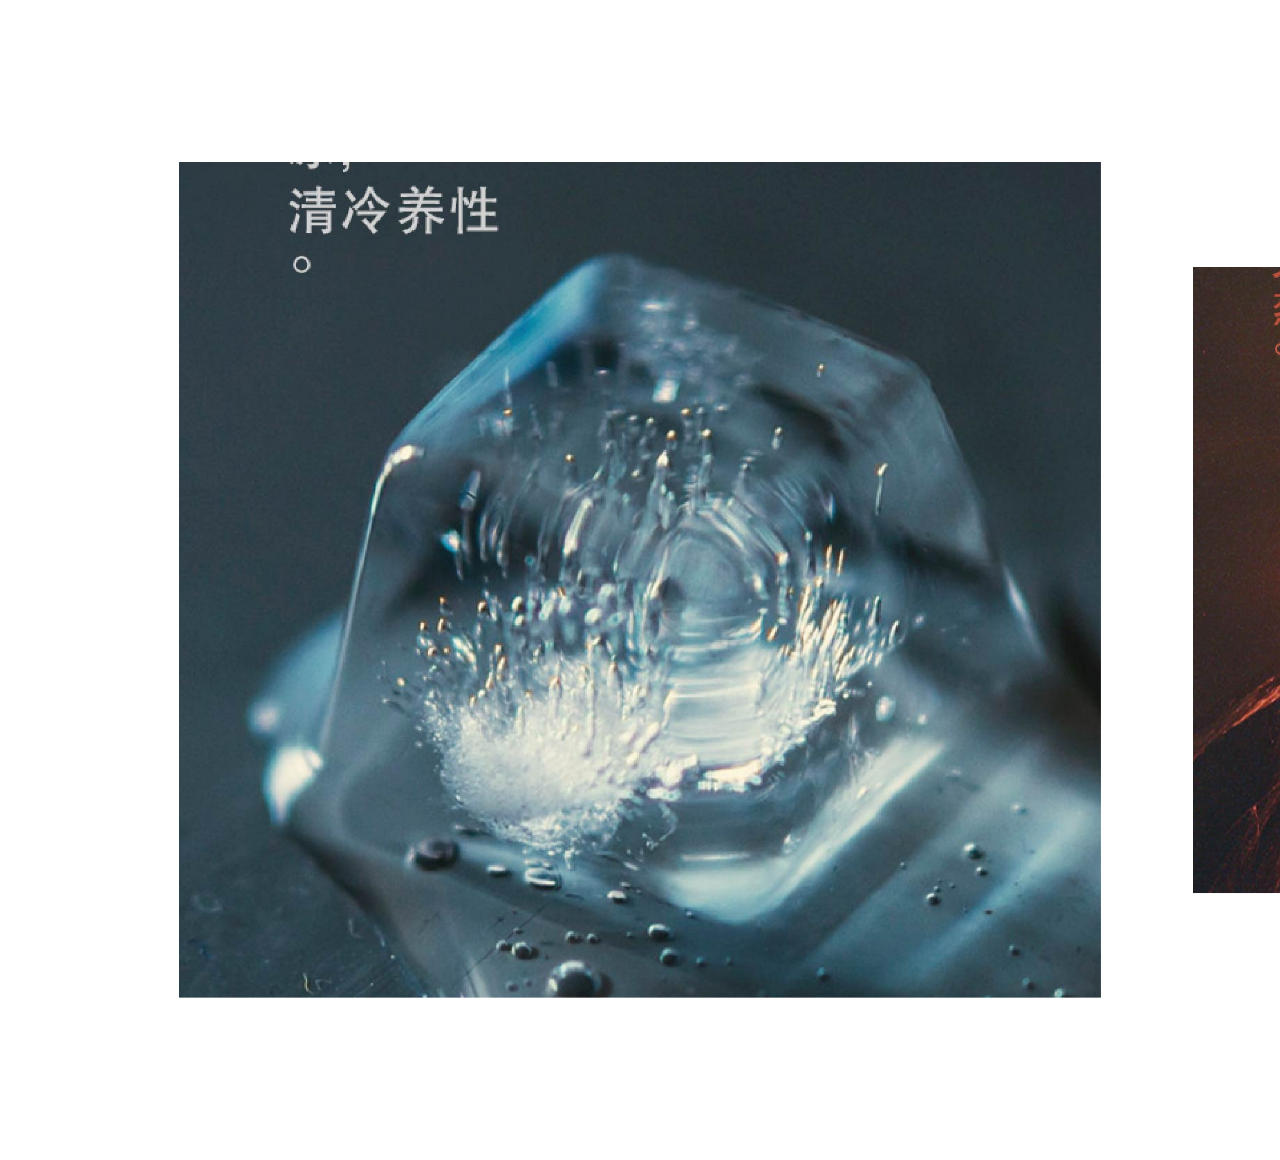
<file: depth.html>
<!DOCTYPE html>
<html lang="en">
<head>
    <meta charset="UTF-8">
    <meta name="viewport" content="width=device-width,initial-scale=1.0,maximum-scale=1.0,minimum-scale=1.0,user-scalable=no"/>
    <title>首页</title>
    <link href="./css/awesome.css" rel="stylesheet">
    <link href="./css/base.css" rel="stylesheet">
    <link href="./css/iSlider.css" rel="stylesheet">
    <link href="./css/index.css" rel="stylesheet">

    <script type="text/javascript" src="./js/jquery1.10.2.js"></script>
    <script type="text/javascript" src="./js/fontSize.js"></script>
    <script type="text/javascript" src="./js/iSlider.js"></script>
    <script type="text/javascript" src="./js/iSlider.animate.js"></script>
    <style>
        .wrapper {
            position: relative;
            height: 5.8rem;
            width: 6.4rem;
        }

        .fork {
            position: absolute; /* 必须要绝对定位 */
            left: 0;
            top: 0;
            bottom: 0;
            right: 0;
            overflow: hidden;
        }

        .fork img {
            display: block;
            height: 2rem;
            width: 2rem;
        }

    </style>
</head>
<body>
<div class="wrapper">
    <div class="fork" id="s"></div>
</div>



<script id="show-code">
    $(function () {
        // curIndex当前图片的index值
        var curIndex = 0;

        var list = [
            {content: "./imgs/1.jpg"},
            {content: "./imgs/2.jpg"},
            {content: "./imgs/3.jpg"},
            {content: "./imgs/4.jpg"},
            {content: "./imgs/5.jpg"},
            {content: "./imgs/6.jpg"},
            {content: "./imgs/7.jpg"},
            {content: "./imgs/8.jpg"}
        ];

        //如果没有返回数据，不要继续往下加载插件
        if (!list) {
            return;
        }

        var S = new iSlider($('#s')[0], list, {
            isLooping: 0,
            isOverspread: 1,
            isAutoplay: 0,
            animateTime: 800,
            animateType: 'depth',
            fixPage:false, // 场景内屏蔽原生事件的触发，如：滚动、拖拽、缩放等 false 不阻止原生事件    就OK了
            // http://blog.csdn.net/big1989wmf/article/details/70144790
            onSlideChanged: callBack,
            onRenderComplete: callBack
        });

        function callBack (index) {
            curIndex = index;
            console.log(index);
        }

        $('#s').click(function () {
            alert(curIndex);
        });

    /*    $(function () {
            $('#s').click(function (index) {
                alert(index);
            });
        });*/

    });

</script>
</body>
</html>
</file>
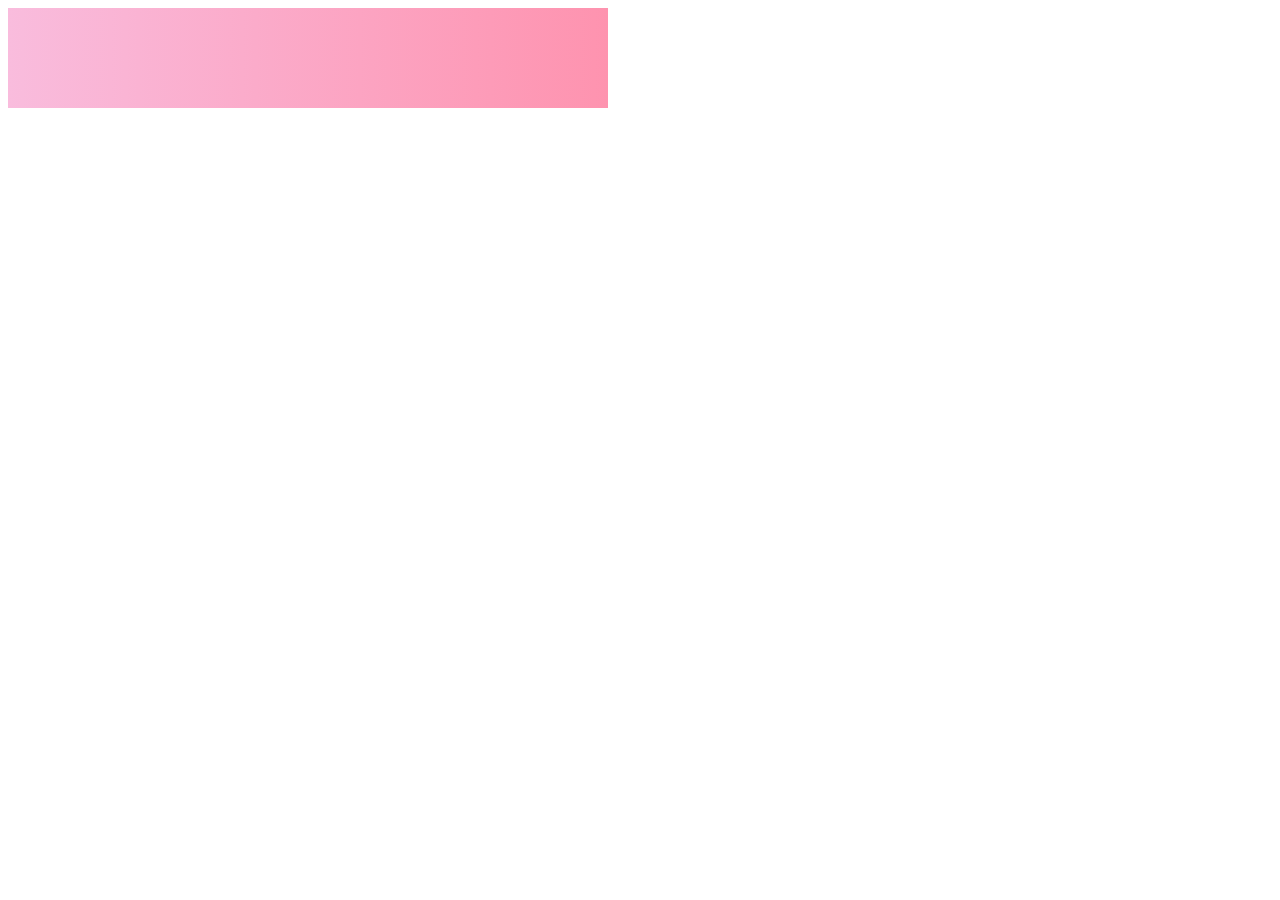
<file: test.html>
<!DOCTYPE html>
<html>
<head>
    <title></title>
    <style>
        .test {
            width: 600px;
            height: 100px;
            background: red;
            background: -webkit-linear-gradient(left, #f9bcdd , #fe93af);
        }
    </style>
</head>
<body>
    <div class='test'>
    </div>
</body>
</html>
</file>
<file: css/base.css>
﻿/*-------------------重置样式-------------------*/
html, body, h1, h2, h3, h4, h5, h6, div, dl, dt, dd, ul, ol, li, p, blockquote, pre, hr, figure, table, caption, th, td, form, fieldset, legend, input, button, textarea, menu { margin: 0; padding: 0; }
header, footer, section, article, aside, nav, hgroup, address, figure, figcaption, menu, details { display: block; }
table { border-collapse: collapse; border-spacing: 0; }
caption, th { text-align: left; font-weight: normal; }
html, body, fieldset, img, iframe, abbr { border: 0; }
i, cite, em, var, address, dfn { font-style: normal; }
[hidefocus], summary { outline: 0; }
li { list-style: none; }
h1, h2, h3, h4, h5, h6, small { font-size: 100%; }
sup, sub { font-size: 83%; }
pre, code, kbd, samp { font-family: inherit; }
q:before, q:after { content: none; }
textarea { overflow: auto; resize: none; }
label, summary { cursor: default; }
a, button { cursor: pointer; }
a { text-decoration: none; color: #1155CC; }
: focus { border: 0; }
em, i { font-style: normal; }
img { border: 0; }
textarea { outline: none; resize: none; }
h1, h2, h3, h4, h5, h6, em, strong, b { font-weight: bold; }
del, ins, u, s, a, a:hover { text-decoration: none; }
body input, body select { outline: none; blr: expression(this.onFocus=this.blur()); border: none; }
body, textarea, input, button, select, keygen, legend { font: 12px/1.14 arial, \5b8b\4f53; color: #333; outline: 0; }
body { background: #ffffff; font-family: "宋体"; font-size: 12px; }
a, a:hover { color: #333; }
.clear { display: block; content: ''; clear: both; visibility: hidden; height: 0; }
select { outline: none; vertical-align: middle; -webkit-appearance: none; appearance: none; }
body, html { width: 100%; height: 100%; }
body { min-width: 320px; max-width: 1280px; width: 100%; margin: 0px auto; font-family: '微软雅黑', 'helvetica neue',tahoma,'hiragino sans gb',stheiti,'wenquanyi micro hei',\5FAE\8F6F\96C5\9ED1,\5B8B\4F53,sans-serif; font-size: 12px; }
textarea, select { -webkit-appearance: none; -moz-appearance: none; -o-appearance: none; appearance: none; }
input[type="button"], input[type="submit"], input[type="reset"], input[type="date"] { -webkit-appearance: none;border-radius:0; }
</file>
<file: css/iSlider.css>
/**
 * @file iSlider.css
 */

/**
 * ===========================
 * iSlider
 * ===========================
 */
.islider-outer {
    display: block;
    position: relative;
    list-style: none;
    margin: 0;
    padding: 0;
    height: 100%;
    width: 100%;
    overflow: hidden;
}

.islider-outer > li {
    position: absolute;
    top: 0;
    left: 0;
    margin: 0;
    padding: 0;
    width: 100%;
    height: 100%;
    list-style: none;
    overflow: hidden;
    display: -moz-box;
    display: -webkit-box;
    display: box;
    -moz-box-pack: center;
    -webkit-box-pack: center;
    box-pack: center;
    -moz-box-align: center;
    -webkit-box-align: center;
    box-align: center;
}

.islider-img > img {
    max-width: 100%;
    max-height: 100%;
}

.islider-sliding {
    z-index: 0;
}

.islider-sliding-focus {
    z-index: 1;
}

/**
 * ===========================
 * iSlider.plugin.button
 * ===========================
 */
.islider-btn-outer {
    position: absolute;
    width: 3em;
    height: 3em;
    cursor: pointer;
    top: 0;
    bottom: 0;
    margin: auto 0;
    display: block;
    background-color: #777777;
}

.islider-btn-outer.left {
    left: 5%;
}

.islider-btn-outer.right {
    right: 5%;
}

.islider-btn-inner {
    position: absolute;
    width: 50%;
    height: 50%;
    border-top: 2px solid #ffffff;
    border-left: 2px solid #ffffff;
    margin: auto;
    top: 0;
    bottom: 0;
    left: 0;
    right: 0;
}

.islider-btn-outer.left > .islider-btn-inner {
    -webkit-transform: rotate(-45deg);
    -moz-transform: rotate(-45deg);
    -ms-transform: rotate(-45deg);
    -o-transform: rotate(-45deg);
    transform: rotate(-45deg);
}

.islider-btn-outer.right > .islider-btn-inner {
    -webkit-transform: rotate(135deg);
    -moz-transform: rotate(135deg);
    -ms-transform: rotate(135deg);
    -o-transform: rotate(135deg);
    transform: rotate(135deg);
}

/**
 * ===========================
 * iSlider.plugin.dot
 * ===========================
 */
.islider-dot-wrap {
    width: 80%;
    height: 10%;
    margin: 0 auto;
    position: absolute;
    padding: 0;
    left: 0;
    right: 0;
    bottom: 0;
    z-index: 10000;
    text-align: center;
}

.islider-dot {
    position: relative;
    display: inline-block;
    width: 0.8em;
    height: 0.8em;
    border-radius: 50%;
    border: 1px solid #ffffff;
    list-style: none;
    margin: 5px;
}

.islider-dot.active {
    background-color: #ffffff;
}
</file>
<file: css/index.css>
﻿
/* 公共头部 */
  
/*公共底部*/
</file>
<file: css/awesome.css>
/*!
 *  Font Awesome 4.7.0 by @davegandy - http://fontawesome.io - @fontawesome
 *  License - http://fontawesome.io/license (Font: SIL OFL 1.1, CSS: MIT License)
 */
/* FONT PATH
 * -------------------------- */
@font-face {
  font-family: 'FontAwesome';
  src: url('../fonts/fontawesome-webfont.eot?v=4.7.0');
  src: url('../fonts/fontawesome-webfont.eot?#iefix&v=4.7.0') format('embedded-opentype'), url('../fonts/fontawesome-webfont.woff2?v=4.7.0') format('woff2'), url('../fonts/fontawesome-webfont.woff?v=4.7.0') format('woff'), url('../fonts/fontawesome-webfont.ttf?v=4.7.0') format('truetype'), url('../fonts/fontawesome-webfont.svg?v=4.7.0#fontawesomeregular') format('svg');
  font-weight: normal;
  font-style: normal;
}
.fa {
  display: inline-block;
  font: normal normal normal 14px/1 FontAwesome;
  font-size: inherit;
  text-rendering: auto;
  -webkit-font-smoothing: antialiased;
  -moz-osx-font-smoothing: grayscale;
}
/* makes the font 33% larger relative to the icon container */
.fa-lg {
  font-size: 1.33333333em;
  line-height: 0.75em;
  vertical-align: -15%;
}
.fa-2x {
  font-size: 2em;
}
.fa-3x {
  font-size: 3em;
}
.fa-4x {
  font-size: 4em;
}
.fa-5x {
  font-size: 5em;
}
.fa-fw {
  width: 1.28571429em;
  text-align: center;
}
.fa-ul {
  padding-left: 0;
  margin-left: 2.14285714em;
  list-style-type: none;
}
.fa-ul > li {
  position: relative;
}
.fa-li {
  position: absolute;
  left: -2.14285714em;
  width: 2.14285714em;
  top: 0.14285714em;
  text-align: center;
}
.fa-li.fa-lg {
  left: -1.85714286em;
}
.fa-border {
  padding: .2em .25em .15em;
  border: solid 0.08em #eeeeee;
  border-radius: .1em;
}
.fa-pull-left {
  float: left;
}
.fa-pull-right {
  float: right;
}
.fa.fa-pull-left {
  margin-right: .3em;
}
.fa.fa-pull-right {
  margin-left: .3em;
}
/* Deprecated as of 4.4.0 */
.pull-right {
  float: right;
}
.pull-left {
  float: left;
}
.fa.pull-left {
  margin-right: .3em;
}
.fa.pull-right {
  margin-left: .3em;
}
.fa-spin {
  -webkit-animation: fa-spin 2s infinite linear;
  animation: fa-spin 2s infinite linear;
}
.fa-pulse {
  -webkit-animation: fa-spin 1s infinite steps(8);
  animation: fa-spin 1s infinite steps(8);
}
@-webkit-keyframes fa-spin {
  0% {
    -webkit-transform: rotate(0deg);
    transform: rotate(0deg);
  }
  100% {
    -webkit-transform: rotate(359deg);
    transform: rotate(359deg);
  }
}
@keyframes fa-spin {
  0% {
    -webkit-transform: rotate(0deg);
    transform: rotate(0deg);
  }
  100% {
    -webkit-transform: rotate(359deg);
    transform: rotate(359deg);
  }
}
.fa-rotate-90 {
  -ms-filter: "progid:DXImageTransform.Microsoft.BasicImage(rotation=1)";
  -webkit-transform: rotate(90deg);
  -ms-transform: rotate(90deg);
  transform: rotate(90deg);
}
.fa-rotate-180 {
  -ms-filter: "progid:DXImageTransform.Microsoft.BasicImage(rotation=2)";
  -webkit-transform: rotate(180deg);
  -ms-transform: rotate(180deg);
  transform: rotate(180deg);
}
.fa-rotate-270 {
  -ms-filter: "progid:DXImageTransform.Microsoft.BasicImage(rotation=3)";
  -webkit-transform: rotate(270deg);
  -ms-transform: rotate(270deg);
  transform: rotate(270deg);
}
.fa-flip-horizontal {
  -ms-filter: "progid:DXImageTransform.Microsoft.BasicImage(rotation=0, mirror=1)";
  -webkit-transform: scale(-1, 1);
  -ms-transform: scale(-1, 1);
  transform: scale(-1, 1);
}
.fa-flip-vertical {
  -ms-filter: "progid:DXImageTransform.Microsoft.BasicImage(rotation=2, mirror=1)";
  -webkit-transform: scale(1, -1);
  -ms-transform: scale(1, -1);
  transform: scale(1, -1);
}
:root .fa-rotate-90,
:root .fa-rotate-180,
:root .fa-rotate-270,
:root .fa-flip-horizontal,
:root .fa-flip-vertical {
  filter: none;
}
.fa-stack {
  position: relative;
  display: inline-block;
  width: 2em;
  height: 2em;
  line-height: 2em;
  vertical-align: middle;
}
.fa-stack-1x,
.fa-stack-2x {
  position: absolute;
  left: 0;
  width: 100%;
  text-align: center;
}
.fa-stack-1x {
  line-height: inherit;
}
.fa-stack-2x {
  font-size: 2em;
}
.fa-inverse {
  color: #ffffff;
}
/* Font Awesome uses the Unicode Private Use Area (PUA) to ensure screen
   readers do not read off random characters that represent icons */
.fa-glass:before {
  content: "\f000";
}
.fa-music:before {
  content: "\f001";
}
.fa-search:before {
  content: "\f002";
}
.fa-envelope-o:before {
  content: "\f003";
}
.fa-heart:before {
  content: "\f004";
}
.fa-star:before {
  content: "\f005";
}
.fa-star-o:before {
  content: "\f006";
}
.fa-user:before {
  content: "\f007";
}
.fa-film:before {
  content: "\f008";
}
.fa-th-large:before {
  content: "\f009";
}
.fa-th:before {
  content: "\f00a";
}
.fa-th-list:before {
  content: "\f00b";
}
.fa-check:before {
  content: "\f00c";
}
.fa-remove:before,
.fa-close:before,
.fa-times:before {
  content: "\f00d";
}
.fa-search-plus:before {
  content: "\f00e";
}
.fa-search-minus:before {
  content: "\f010";
}
.fa-power-off:before {
  content: "\f011";
}
.fa-signal:before {
  content: "\f012";
}
.fa-gear:before,
.fa-cog:before {
  content: "\f013";
}
.fa-trash-o:before {
  content: "\f014";
}
.fa-home:before {
  content: "\f015";
}
.fa-file-o:before {
  content: "\f016";
}
.fa-clock-o:before {
  content: "\f017";
}
.fa-road:before {
  content: "\f018";
}
.fa-download:before {
  content: "\f019";
}
.fa-arrow-circle-o-down:before {
  content: "\f01a";
}
.fa-arrow-circle-o-up:before {
  content: "\f01b";
}
.fa-inbox:before {
  content: "\f01c";
}
.fa-play-circle-o:before {
  content: "\f01d";
}
.fa-rotate-right:before,
.fa-repeat:before {
  content: "\f01e";
}
.fa-refresh:before {
  content: "\f021";
}
.fa-list-alt:before {
  content: "\f022";
}
.fa-lock:before {
  content: "\f023";
}
.fa-flag:before {
  content: "\f024";
}
.fa-headphones:before {
  content: "\f025";
}
.fa-volume-off:before {
  content: "\f026";
}
.fa-volume-down:before {
  content: "\f027";
}
.fa-volume-up:before {
  content: "\f028";
}
.fa-qrcode:before {
  content: "\f029";
}
.fa-barcode:before {
  content: "\f02a";
}
.fa-tag:before {
  content: "\f02b";
}
.fa-tags:before {
  content: "\f02c";
}
.fa-book:before {
  content: "\f02d";
}
.fa-bookmark:before {
  content: "\f02e";
}
.fa-print:before {
  content: "\f02f";
}
.fa-camera:before {
  content: "\f030";
}
.fa-font:before {
  content: "\f031";
}
.fa-bold:before {
  content: "\f032";
}
.fa-italic:before {
  content: "\f033";
}
.fa-text-height:before {
  content: "\f034";
}
.fa-text-width:before {
  content: "\f035";
}
.fa-align-left:before {
  content: "\f036";
}
.fa-align-center:before {
  content: "\f037";
}
.fa-align-right:before {
  content: "\f038";
}
.fa-align-justify:before {
  content: "\f039";
}
.fa-list:before {
  content: "\f03a";
}
.fa-dedent:before,
.fa-outdent:before {
  content: "\f03b";
}
.fa-indent:before {
  content: "\f03c";
}
.fa-video-camera:before {
  content: "\f03d";
}
.fa-photo:before,
.fa-image:before,
.fa-picture-o:before {
  content: "\f03e";
}
.fa-pencil:before {
  content: "\f040";
}
.fa-map-marker:before {
  content: "\f041";
}
.fa-adjust:before {
  content: "\f042";
}
.fa-tint:before {
  content: "\f043";
}
.fa-edit:before,
.fa-pencil-square-o:before {
  content: "\f044";
}
.fa-share-square-o:before {
  content: "\f045";
}
.fa-check-square-o:before {
  content: "\f046";
}
.fa-arrows:before {
  content: "\f047";
}
.fa-step-backward:before {
  content: "\f048";
}
.fa-fast-backward:before {
  content: "\f049";
}
.fa-backward:before {
  content: "\f04a";
}
.fa-play:before {
  content: "\f04b";
}
.fa-pause:before {
  content: "\f04c";
}
.fa-stop:before {
  content: "\f04d";
}
.fa-forward:before {
  content: "\f04e";
}
.fa-fast-forward:before {
  content: "\f050";
}
.fa-step-forward:before {
  content: "\f051";
}
.fa-eject:before {
  content: "\f052";
}
.fa-chevron-left:before {
  content: "\f053";
}
.fa-chevron-right:before {
  content: "\f054";
}
.fa-plus-circle:before {
  content: "\f055";
}
.fa-minus-circle:before {
  content: "\f056";
}
.fa-times-circle:before {
  content: "\f057";
}
.fa-check-circle:before {
  content: "\f058";
}
.fa-question-circle:before {
  content: "\f059";
}
.fa-info-circle:before {
  content: "\f05a";
}
.fa-crosshairs:before {
  content: "\f05b";
}
.fa-times-circle-o:before {
  content: "\f05c";
}
.fa-check-circle-o:before {
  content: "\f05d";
}
.fa-ban:before {
  content: "\f05e";
}
.fa-arrow-left:before {
  content: "\f060";
}
.fa-arrow-right:before {
  content: "\f061";
}
.fa-arrow-up:before {
  content: "\f062";
}
.fa-arrow-down:before {
  content: "\f063";
}
.fa-mail-forward:before,
.fa-share:before {
  content: "\f064";
}
.fa-expand:before {
  content: "\f065";
}
.fa-compress:before {
  content: "\f066";
}
.fa-plus:before {
  content: "\f067";
}
.fa-minus:before {
  content: "\f068";
}
.fa-asterisk:before {
  content: "\f069";
}
.fa-exclamation-circle:before {
  content: "\f06a";
}
.fa-gift:before {
  content: "\f06b";
}
.fa-leaf:before {
  content: "\f06c";
}
.fa-fire:before {
  content: "\f06d";
}
.fa-eye:before {
  content: "\f06e";
}
.fa-eye-slash:before {
  content: "\f070";
}
.fa-warning:before,
.fa-exclamation-triangle:before {
  content: "\f071";
}
.fa-plane:before {
  content: "\f072";
}
.fa-calendar:before {
  content: "\f073";
}
.fa-random:before {
  content: "\f074";
}
.fa-comment:before {
  content: "\f075";
}
.fa-magnet:before {
  content: "\f076";
}
.fa-chevron-up:before {
  content: "\f077";
}
.fa-chevron-down:before {
  content: "\f078";
}
.fa-retweet:before {
  content: "\f079";
}
.fa-shopping-cart:before {
  content: "\f07a";
}
.fa-folder:before {
  content: "\f07b";
}
.fa-folder-open:before {
  content: "\f07c";
}
.fa-arrows-v:before {
  content: "\f07d";
}
.fa-arrows-h:before {
  content: "\f07e";
}
.fa-bar-chart-o:before,
.fa-bar-chart:before {
  content: "\f080";
}
.fa-twitter-square:before {
  content: "\f081";
}
.fa-facebook-square:before {
  content: "\f082";
}
.fa-camera-retro:before {
  content: "\f083";
}
.fa-key:before {
  content: "\f084";
}
.fa-gears:before,
.fa-cogs:before {
  content: "\f085";
}
.fa-comments:before {
  content: "\f086";
}
.fa-thumbs-o-up:before {
  content: "\f087";
}
.fa-thumbs-o-down:before {
  content: "\f088";
}
.fa-star-half:before {
  content: "\f089";
}
.fa-heart-o:before {
  content: "\f08a";
}
.fa-sign-out:before {
  content: "\f08b";
}
.fa-linkedin-square:before {
  content: "\f08c";
}
.fa-thumb-tack:before {
  content: "\f08d";
}
.fa-external-link:before {
  content: "\f08e";
}
.fa-sign-in:before {
  content: "\f090";
}
.fa-trophy:before {
  content: "\f091";
}
.fa-github-square:before {
  content: "\f092";
}
.fa-upload:before {
  content: "\f093";
}
.fa-lemon-o:before {
  content: "\f094";
}
.fa-phone:before {
  content: "\f095";
}
.fa-square-o:before {
  content: "\f096";
}
.fa-bookmark-o:before {
  content: "\f097";
}
.fa-phone-square:before {
  content: "\f098";
}
.fa-twitter:before {
  content: "\f099";
}
.fa-facebook-f:before,
.fa-facebook:before {
  content: "\f09a";
}
.fa-github:before {
  content: "\f09b";
}
.fa-unlock:before {
  content: "\f09c";
}
.fa-credit-card:before {
  content: "\f09d";
}
.fa-feed:before,
.fa-rss:before {
  content: "\f09e";
}
.fa-hdd-o:before {
  content: "\f0a0";
}
.fa-bullhorn:before {
  content: "\f0a1";
}
.fa-bell:before {
  content: "\f0f3";
}
.fa-certificate:before {
  content: "\f0a3";
}
.fa-hand-o-right:before {
  content: "\f0a4";
}
.fa-hand-o-left:before {
  content: "\f0a5";
}
.fa-hand-o-up:before {
  content: "\f0a6";
}
.fa-hand-o-down:before {
  content: "\f0a7";
}
.fa-arrow-circle-left:before {
  content: "\f0a8";
}
.fa-arrow-circle-right:before {
  content: "\f0a9";
}
.fa-arrow-circle-up:before {
  content: "\f0aa";
}
.fa-arrow-circle-down:before {
  content: "\f0ab";
}
.fa-globe:before {
  content: "\f0ac";
}
.fa-wrench:before {
  content: "\f0ad";
}
.fa-tasks:before {
  content: "\f0ae";
}
.fa-filter:before {
  content: "\f0b0";
}
.fa-briefcase:before {
  content: "\f0b1";
}
.fa-arrows-alt:before {
  content: "\f0b2";
}
.fa-group:before,
.fa-users:before {
  content: "\f0c0";
}
.fa-chain:before,
.fa-link:before {
  content: "\f0c1";
}
.fa-cloud:before {
  content: "\f0c2";
}
.fa-flask:before {
  content: "\f0c3";
}
.fa-cut:before,
.fa-scissors:before {
  content: "\f0c4";
}
.fa-copy:before,
.fa-files-o:before {
  content: "\f0c5";
}
.fa-paperclip:before {
  content: "\f0c6";
}
.fa-save:before,
.fa-floppy-o:before {
  content: "\f0c7";
}
.fa-square:before {
  content: "\f0c8";
}
.fa-navicon:before,
.fa-reorder:before,
.fa-bars:before {
  content: "\f0c9";
}
.fa-list-ul:before {
  content: "\f0ca";
}
.fa-list-ol:before {
  content: "\f0cb";
}
.fa-strikethrough:before {
  content: "\f0cc";
}
.fa-underline:before {
  content: "\f0cd";
}
.fa-table:before {
  content: "\f0ce";
}
.fa-magic:before {
  content: "\f0d0";
}
.fa-truck:before {
  content: "\f0d1";
}
.fa-pinterest:before {
  content: "\f0d2";
}
.fa-pinterest-square:before {
  content: "\f0d3";
}
.fa-google-plus-square:before {
  content: "\f0d4";
}
.fa-google-plus:before {
  content: "\f0d5";
}
.fa-money:before {
  content: "\f0d6";
}
.fa-caret-down:before {
  content: "\f0d7";
}
.fa-caret-up:before {
  content: "\f0d8";
}
.fa-caret-left:before {
  content: "\f0d9";
}
.fa-caret-right:before {
  content: "\f0da";
}
.fa-columns:before {
  content: "\f0db";
}
.fa-unsorted:before,
.fa-sort:before {
  content: "\f0dc";
}
.fa-sort-down:before,
.fa-sort-desc:before {
  content: "\f0dd";
}
.fa-sort-up:before,
.fa-sort-asc:before {
  content: "\f0de";
}
.fa-envelope:before {
  content: "\f0e0";
}
.fa-linkedin:before {
  content: "\f0e1";
}
.fa-rotate-left:before,
.fa-undo:before {
  content: "\f0e2";
}
.fa-legal:before,
.fa-gavel:before {
  content: "\f0e3";
}
.fa-dashboard:before,
.fa-tachometer:before {
  content: "\f0e4";
}
.fa-comment-o:before {
  content: "\f0e5";
}
.fa-comments-o:before {
  content: "\f0e6";
}
.fa-flash:before,
.fa-bolt:before {
  content: "\f0e7";
}
.fa-sitemap:before {
  content: "\f0e8";
}
.fa-umbrella:before {
  content: "\f0e9";
}
.fa-paste:before,
.fa-clipboard:before {
  content: "\f0ea";
}
.fa-lightbulb-o:before {
  content: "\f0eb";
}
.fa-exchange:before {
  content: "\f0ec";
}
.fa-cloud-download:before {
  content: "\f0ed";
}
.fa-cloud-upload:before {
  content: "\f0ee";
}
.fa-user-md:before {
  content: "\f0f0";
}
.fa-stethoscope:before {
  content: "\f0f1";
}
.fa-suitcase:before {
  content: "\f0f2";
}
.fa-bell-o:before {
  content: "\f0a2";
}
.fa-coffee:before {
  content: "\f0f4";
}
.fa-cutlery:before {
  content: "\f0f5";
}
.fa-file-text-o:before {
  content: "\f0f6";
}
.fa-building-o:before {
  content: "\f0f7";
}
.fa-hospital-o:before {
  content: "\f0f8";
}
.fa-ambulance:before {
  content: "\f0f9";
}
.fa-medkit:before {
  content: "\f0fa";
}
.fa-fighter-jet:before {
  content: "\f0fb";
}
.fa-beer:before {
  content: "\f0fc";
}
.fa-h-square:before {
  content: "\f0fd";
}
.fa-plus-square:before {
  content: "\f0fe";
}
.fa-angle-double-left:before {
  content: "\f100";
}
.fa-angle-double-right:before {
  content: "\f101";
}
.fa-angle-double-up:before {
  content: "\f102";
}
.fa-angle-double-down:before {
  content: "\f103";
}
.fa-angle-left:before {
  content: "\f104";
}
.fa-angle-right:before {
  content: "\f105";
}
.fa-angle-up:before {
  content: "\f106";
}
.fa-angle-down:before {
  content: "\f107";
}
.fa-desktop:before {
  content: "\f108";
}
.fa-laptop:before {
  content: "\f109";
}
.fa-tablet:before {
  content: "\f10a";
}
.fa-mobile-phone:before,
.fa-mobile:before {
  content: "\f10b";
}
.fa-circle-o:before {
  content: "\f10c";
}
.fa-quote-left:before {
  content: "\f10d";
}
.fa-quote-right:before {
  content: "\f10e";
}
.fa-spinner:before {
  content: "\f110";
}
.fa-circle:before {
  content: "\f111";
}
.fa-mail-reply:before,
.fa-reply:before {
  content: "\f112";
}
.fa-github-alt:before {
  content: "\f113";
}
.fa-folder-o:before {
  content: "\f114";
}
.fa-folder-open-o:before {
  content: "\f115";
}
.fa-smile-o:before {
  content: "\f118";
}
.fa-frown-o:before {
  content: "\f119";
}
.fa-meh-o:before {
  content: "\f11a";
}
.fa-gamepad:before {
  content: "\f11b";
}
.fa-keyboard-o:before {
  content: "\f11c";
}
.fa-flag-o:before {
  content: "\f11d";
}
.fa-flag-checkered:before {
  content: "\f11e";
}
.fa-terminal:before {
  content: "\f120";
}
.fa-code:before {
  content: "\f121";
}
.fa-mail-reply-all:before,
.fa-reply-all:before {
  content: "\f122";
}
.fa-star-half-empty:before,
.fa-star-half-full:before,
.fa-star-half-o:before {
  content: "\f123";
}
.fa-location-arrow:before {
  content: "\f124";
}
.fa-crop:before {
  content: "\f125";
}
.fa-code-fork:before {
  content: "\f126";
}
.fa-unlink:before,
.fa-chain-broken:before {
  content: "\f127";
}
.fa-question:before {
  content: "\f128";
}
.fa-info:before {
  content: "\f129";
}
.fa-exclamation:before {
  content: "\f12a";
}
.fa-superscript:before {
  content: "\f12b";
}
.fa-subscript:before {
  content: "\f12c";
}
.fa-eraser:before {
  content: "\f12d";
}
.fa-puzzle-piece:before {
  content: "\f12e";
}
.fa-microphone:before {
  content: "\f130";
}
.fa-microphone-slash:before {
  content: "\f131";
}
.fa-shield:before {
  content: "\f132";
}
.fa-calendar-o:before {
  content: "\f133";
}
.fa-fire-extinguisher:before {
  content: "\f134";
}
.fa-rocket:before {
  content: "\f135";
}
.fa-maxcdn:before {
  content: "\f136";
}
.fa-chevron-circle-left:before {
  content: "\f137";
}
.fa-chevron-circle-right:before {
  content: "\f138";
}
.fa-chevron-circle-up:before {
  content: "\f139";
}
.fa-chevron-circle-down:before {
  content: "\f13a";
}
.fa-html5:before {
  content: "\f13b";
}
.fa-css3:before {
  content: "\f13c";
}
.fa-anchor:before {
  content: "\f13d";
}
.fa-unlock-alt:before {
  content: "\f13e";
}
.fa-bullseye:before {
  content: "\f140";
}
.fa-ellipsis-h:before {
  content: "\f141";
}
.fa-ellipsis-v:before {
  content: "\f142";
}
.fa-rss-square:before {
  content: "\f143";
}
.fa-play-circle:before {
  content: "\f144";
}
.fa-ticket:before {
  content: "\f145";
}
.fa-minus-square:before {
  content: "\f146";
}
.fa-minus-square-o:before {
  content: "\f147";
}
.fa-level-up:before {
  content: "\f148";
}
.fa-level-down:before {
  content: "\f149";
}
.fa-check-square:before {
  content: "\f14a";
}
.fa-pencil-square:before {
  content: "\f14b";
}
.fa-external-link-square:before {
  content: "\f14c";
}
.fa-share-square:before {
  content: "\f14d";
}
.fa-compass:before {
  content: "\f14e";
}
.fa-toggle-down:before,
.fa-caret-square-o-down:before {
  content: "\f150";
}
.fa-toggle-up:before,
.fa-caret-square-o-up:before {
  content: "\f151";
}
.fa-toggle-right:before,
.fa-caret-square-o-right:before {
  content: "\f152";
}
.fa-euro:before,
.fa-eur:before {
  content: "\f153";
}
.fa-gbp:before {
  content: "\f154";
}
.fa-dollar:before,
.fa-usd:before {
  content: "\f155";
}
.fa-rupee:before,
.fa-inr:before {
  content: "\f156";
}
.fa-cny:before,
.fa-rmb:before,
.fa-yen:before,
.fa-jpy:before {
  content: "\f157";
}
.fa-ruble:before,
.fa-rouble:before,
.fa-rub:before {
  content: "\f158";
}
.fa-won:before,
.fa-krw:before {
  content: "\f159";
}
.fa-bitcoin:before,
.fa-btc:before {
  content: "\f15a";
}
.fa-file:before {
  content: "\f15b";
}
.fa-file-text:before {
  content: "\f15c";
}
.fa-sort-alpha-asc:before {
  content: "\f15d";
}
.fa-sort-alpha-desc:before {
  content: "\f15e";
}
.fa-sort-amount-asc:before {
  content: "\f160";
}
.fa-sort-amount-desc:before {
  content: "\f161";
}
.fa-sort-numeric-asc:before {
  content: "\f162";
}
.fa-sort-numeric-desc:before {
  content: "\f163";
}
.fa-thumbs-up:before {
  content: "\f164";
}
.fa-thumbs-down:before {
  content: "\f165";
}
.fa-youtube-square:before {
  content: "\f166";
}
.fa-youtube:before {
  content: "\f167";
}
.fa-xing:before {
  content: "\f168";
}
.fa-xing-square:before {
  content: "\f169";
}
.fa-youtube-play:before {
  content: "\f16a";
}
.fa-dropbox:before {
  content: "\f16b";
}
.fa-stack-overflow:before {
  content: "\f16c";
}
.fa-instagram:before {
  content: "\f16d";
}
.fa-flickr:before {
  content: "\f16e";
}
.fa-adn:before {
  content: "\f170";
}
.fa-bitbucket:before {
  content: "\f171";
}
.fa-bitbucket-square:before {
  content: "\f172";
}
.fa-tumblr:before {
  content: "\f173";
}
.fa-tumblr-square:before {
  content: "\f174";
}
.fa-long-arrow-down:before {
  content: "\f175";
}
.fa-long-arrow-up:before {
  content: "\f176";
}
.fa-long-arrow-left:before {
  content: "\f177";
}
.fa-long-arrow-right:before {
  content: "\f178";
}
.fa-apple:before {
  content: "\f179";
}
.fa-windows:before {
  content: "\f17a";
}
.fa-android:before {
  content: "\f17b";
}
.fa-linux:before {
  content: "\f17c";
}
.fa-dribbble:before {
  content: "\f17d";
}
.fa-skype:before {
  content: "\f17e";
}
.fa-foursquare:before {
  content: "\f180";
}
.fa-trello:before {
  content: "\f181";
}
.fa-female:before {
  content: "\f182";
}
.fa-male:before {
  content: "\f183";
}
.fa-gittip:before,
.fa-gratipay:before {
  content: "\f184";
}
.fa-sun-o:before {
  content: "\f185";
}
.fa-moon-o:before {
  content: "\f186";
}
.fa-archive:before {
  content: "\f187";
}
.fa-bug:before {
  content: "\f188";
}
.fa-vk:before {
  content: "\f189";
}
.fa-weibo:before {
  content: "\f18a";
}
.fa-renren:before {
  content: "\f18b";
}
.fa-pagelines:before {
  content: "\f18c";
}
.fa-stack-exchange:before {
  content: "\f18d";
}
.fa-arrow-circle-o-right:before {
  content: "\f18e";
}
.fa-arrow-circle-o-left:before {
  content: "\f190";
}
.fa-toggle-left:before,
.fa-caret-square-o-left:before {
  content: "\f191";
}
.fa-dot-circle-o:before {
  content: "\f192";
}
.fa-wheelchair:before {
  content: "\f193";
}
.fa-vimeo-square:before {
  content: "\f194";
}
.fa-turkish-lira:before,
.fa-try:before {
  content: "\f195";
}
.fa-plus-square-o:before {
  content: "\f196";
}
.fa-space-shuttle:before {
  content: "\f197";
}
.fa-slack:before {
  content: "\f198";
}
.fa-envelope-square:before {
  content: "\f199";
}
.fa-wordpress:before {
  content: "\f19a";
}
.fa-openid:before {
  content: "\f19b";
}
.fa-institution:before,
.fa-bank:before,
.fa-university:before {
  content: "\f19c";
}
.fa-mortar-board:before,
.fa-graduation-cap:before {
  content: "\f19d";
}
.fa-yahoo:before {
  content: "\f19e";
}
.fa-google:before {
  content: "\f1a0";
}
.fa-reddit:before {
  content: "\f1a1";
}
.fa-reddit-square:before {
  content: "\f1a2";
}
.fa-stumbleupon-circle:before {
  content: "\f1a3";
}
.fa-stumbleupon:before {
  content: "\f1a4";
}
.fa-delicious:before {
  content: "\f1a5";
}
.fa-digg:before {
  content: "\f1a6";
}
.fa-pied-piper-pp:before {
  content: "\f1a7";
}
.fa-pied-piper-alt:before {
  content: "\f1a8";
}
.fa-drupal:before {
  content: "\f1a9";
}
.fa-joomla:before {
  content: "\f1aa";
}
.fa-language:before {
  content: "\f1ab";
}
.fa-fax:before {
  content: "\f1ac";
}
.fa-building:before {
  content: "\f1ad";
}
.fa-child:before {
  content: "\f1ae";
}
.fa-paw:before {
  content: "\f1b0";
}
.fa-spoon:before {
  content: "\f1b1";
}
.fa-cube:before {
  content: "\f1b2";
}
.fa-cubes:before {
  content: "\f1b3";
}
.fa-behance:before {
  content: "\f1b4";
}
.fa-behance-square:before {
  content: "\f1b5";
}
.fa-steam:before {
  content: "\f1b6";
}
.fa-steam-square:before {
  content: "\f1b7";
}
.fa-recycle:before {
  content: "\f1b8";
}
.fa-automobile:before,
.fa-car:before {
  content: "\f1b9";
}
.fa-cab:before,
.fa-taxi:before {
  content: "\f1ba";
}
.fa-tree:before {
  content: "\f1bb";
}
.fa-spotify:before {
  content: "\f1bc";
}
.fa-deviantart:before {
  content: "\f1bd";
}
.fa-soundcloud:before {
  content: "\f1be";
}
.fa-database:before {
  content: "\f1c0";
}
.fa-file-pdf-o:before {
  content: "\f1c1";
}
.fa-file-word-o:before {
  content: "\f1c2";
}
.fa-file-excel-o:before {
  content: "\f1c3";
}
.fa-file-powerpoint-o:before {
  content: "\f1c4";
}
.fa-file-photo-o:before,
.fa-file-picture-o:before,
.fa-file-image-o:before {
  content: "\f1c5";
}
.fa-file-zip-o:before,
.fa-file-archive-o:before {
  content: "\f1c6";
}
.fa-file-sound-o:before,
.fa-file-audio-o:before {
  content: "\f1c7";
}
.fa-file-movie-o:before,
.fa-file-video-o:before {
  content: "\f1c8";
}
.fa-file-code-o:before {
  content: "\f1c9";
}
.fa-vine:before {
  content: "\f1ca";
}
.fa-codepen:before {
  content: "\f1cb";
}
.fa-jsfiddle:before {
  content: "\f1cc";
}
.fa-life-bouy:before,
.fa-life-buoy:before,
.fa-life-saver:before,
.fa-support:before,
.fa-life-ring:before {
  content: "\f1cd";
}
.fa-circle-o-notch:before {
  content: "\f1ce";
}
.fa-ra:before,
.fa-resistance:before,
.fa-rebel:before {
  content: "\f1d0";
}
.fa-ge:before,
.fa-empire:before {
  content: "\f1d1";
}
.fa-git-square:before {
  content: "\f1d2";
}
.fa-git:before {
  content: "\f1d3";
}
.fa-y-combinator-square:before,
.fa-yc-square:before,
.fa-hacker-news:before {
  content: "\f1d4";
}
.fa-tencent-weibo:before {
  content: "\f1d5";
}
.fa-qq:before {
  content: "\f1d6";
}
.fa-wechat:before,
.fa-weixin:before {
  content: "\f1d7";
}
.fa-send:before,
.fa-paper-plane:before {
  content: "\f1d8";
}
.fa-send-o:before,
.fa-paper-plane-o:before {
  content: "\f1d9";
}
.fa-history:before {
  content: "\f1da";
}
.fa-circle-thin:before {
  content: "\f1db";
}
.fa-header:before {
  content: "\f1dc";
}
.fa-paragraph:before {
  content: "\f1dd";
}
.fa-sliders:before {
  content: "\f1de";
}
.fa-share-alt:before {
  content: "\f1e0";
}
.fa-share-alt-square:before {
  content: "\f1e1";
}
.fa-bomb:before {
  content: "\f1e2";
}
.fa-soccer-ball-o:before,
.fa-futbol-o:before {
  content: "\f1e3";
}
.fa-tty:before {
  content: "\f1e4";
}
.fa-binoculars:before {
  content: "\f1e5";
}
.fa-plug:before {
  content: "\f1e6";
}
.fa-slideshare:before {
  content: "\f1e7";
}
.fa-twitch:before {
  content: "\f1e8";
}
.fa-yelp:before {
  content: "\f1e9";
}
.fa-newspaper-o:before {
  content: "\f1ea";
}
.fa-wifi:before {
  content: "\f1eb";
}
.fa-calculator:before {
  content: "\f1ec";
}
.fa-paypal:before {
  content: "\f1ed";
}
.fa-google-wallet:before {
  content: "\f1ee";
}
.fa-cc-visa:before {
  content: "\f1f0";
}
.fa-cc-mastercard:before {
  content: "\f1f1";
}
.fa-cc-discover:before {
  content: "\f1f2";
}
.fa-cc-amex:before {
  content: "\f1f3";
}
.fa-cc-paypal:before {
  content: "\f1f4";
}
.fa-cc-stripe:before {
  content: "\f1f5";
}
.fa-bell-slash:before {
  content: "\f1f6";
}
.fa-bell-slash-o:before {
  content: "\f1f7";
}
.fa-trash:before {
  content: "\f1f8";
}
.fa-copyright:before {
  content: "\f1f9";
}
.fa-at:before {
  content: "\f1fa";
}
.fa-eyedropper:before {
  content: "\f1fb";
}
.fa-paint-brush:before {
  content: "\f1fc";
}
.fa-birthday-cake:before {
  content: "\f1fd";
}
.fa-area-chart:before {
  content: "\f1fe";
}
.fa-pie-chart:before {
  content: "\f200";
}
.fa-line-chart:before {
  content: "\f201";
}
.fa-lastfm:before {
  content: "\f202";
}
.fa-lastfm-square:before {
  content: "\f203";
}
.fa-toggle-off:before {
  content: "\f204";
}
.fa-toggle-on:before {
  content: "\f205";
}
.fa-bicycle:before {
  content: "\f206";
}
.fa-bus:before {
  content: "\f207";
}
.fa-ioxhost:before {
  content: "\f208";
}
.fa-angellist:before {
  content: "\f209";
}
.fa-cc:before {
  content: "\f20a";
}
.fa-shekel:before,
.fa-sheqel:before,
.fa-ils:before {
  content: "\f20b";
}
.fa-meanpath:before {
  content: "\f20c";
}
.fa-buysellads:before {
  content: "\f20d";
}
.fa-connectdevelop:before {
  content: "\f20e";
}
.fa-dashcube:before {
  content: "\f210";
}
.fa-forumbee:before {
  content: "\f211";
}
.fa-leanpub:before {
  content: "\f212";
}
.fa-sellsy:before {
  content: "\f213";
}
.fa-shirtsinbulk:before {
  content: "\f214";
}
.fa-simplybuilt:before {
  content: "\f215";
}
.fa-skyatlas:before {
  content: "\f216";
}
.fa-cart-plus:before {
  content: "\f217";
}
.fa-cart-arrow-down:before {
  content: "\f218";
}
.fa-diamond:before {
  content: "\f219";
}
.fa-ship:before {
  content: "\f21a";
}
.fa-user-secret:before {
  content: "\f21b";
}
.fa-motorcycle:before {
  content: "\f21c";
}
.fa-street-view:before {
  content: "\f21d";
}
.fa-heartbeat:before {
  content: "\f21e";
}
.fa-venus:before {
  content: "\f221";
}
.fa-mars:before {
  content: "\f222";
}
.fa-mercury:before {
  content: "\f223";
}
.fa-intersex:before,
.fa-transgender:before {
  content: "\f224";
}
.fa-transgender-alt:before {
  content: "\f225";
}
.fa-venus-double:before {
  content: "\f226";
}
.fa-mars-double:before {
  content: "\f227";
}
.fa-venus-mars:before {
  content: "\f228";
}
.fa-mars-stroke:before {
  content: "\f229";
}
.fa-mars-stroke-v:before {
  content: "\f22a";
}
.fa-mars-stroke-h:before {
  content: "\f22b";
}
.fa-neuter:before {
  content: "\f22c";
}
.fa-genderless:before {
  content: "\f22d";
}
.fa-facebook-official:before {
  content: "\f230";
}
.fa-pinterest-p:before {
  content: "\f231";
}
.fa-whatsapp:before {
  content: "\f232";
}
.fa-server:before {
  content: "\f233";
}
.fa-user-plus:before {
  content: "\f234";
}
.fa-user-times:before {
  content: "\f235";
}
.fa-hotel:before,
.fa-bed:before {
  content: "\f236";
}
.fa-viacoin:before {
  content: "\f237";
}
.fa-train:before {
  content: "\f238";
}
.fa-subway:before {
  content: "\f239";
}
.fa-medium:before {
  content: "\f23a";
}
.fa-yc:before,
.fa-y-combinator:before {
  content: "\f23b";
}
.fa-optin-monster:before {
  content: "\f23c";
}
.fa-opencart:before {
  content: "\f23d";
}
.fa-expeditedssl:before {
  content: "\f23e";
}
.fa-battery-4:before,
.fa-battery:before,
.fa-battery-full:before {
  content: "\f240";
}
.fa-battery-3:before,
.fa-battery-three-quarters:before {
  content: "\f241";
}
.fa-battery-2:before,
.fa-battery-half:before {
  content: "\f242";
}
.fa-battery-1:before,
.fa-battery-quarter:before {
  content: "\f243";
}
.fa-battery-0:before,
.fa-battery-empty:before {
  content: "\f244";
}
.fa-mouse-pointer:before {
  content: "\f245";
}
.fa-i-cursor:before {
  content: "\f246";
}
.fa-object-group:before {
  content: "\f247";
}
.fa-object-ungroup:before {
  content: "\f248";
}
.fa-sticky-note:before {
  content: "\f249";
}
.fa-sticky-note-o:before {
  content: "\f24a";
}
.fa-cc-jcb:before {
  content: "\f24b";
}
.fa-cc-diners-club:before {
  content: "\f24c";
}
.fa-clone:before {
  content: "\f24d";
}
.fa-balance-scale:before {
  content: "\f24e";
}
.fa-hourglass-o:before {
  content: "\f250";
}
.fa-hourglass-1:before,
.fa-hourglass-start:before {
  content: "\f251";
}
.fa-hourglass-2:before,
.fa-hourglass-half:before {
  content: "\f252";
}
.fa-hourglass-3:before,
.fa-hourglass-end:before {
  content: "\f253";
}
.fa-hourglass:before {
  content: "\f254";
}
.fa-hand-grab-o:before,
.fa-hand-rock-o:before {
  content: "\f255";
}
.fa-hand-stop-o:before,
.fa-hand-paper-o:before {
  content: "\f256";
}
.fa-hand-scissors-o:before {
  content: "\f257";
}
.fa-hand-lizard-o:before {
  content: "\f258";
}
.fa-hand-spock-o:before {
  content: "\f259";
}
.fa-hand-pointer-o:before {
  content: "\f25a";
}
.fa-hand-peace-o:before {
  content: "\f25b";
}
.fa-trademark:before {
  content: "\f25c";
}
.fa-registered:before {
  content: "\f25d";
}
.fa-creative-commons:before {
  content: "\f25e";
}
.fa-gg:before {
  content: "\f260";
}
.fa-gg-circle:before {
  content: "\f261";
}
.fa-tripadvisor:before {
  content: "\f262";
}
.fa-odnoklassniki:before {
  content: "\f263";
}
.fa-odnoklassniki-square:before {
  content: "\f264";
}
.fa-get-pocket:before {
  content: "\f265";
}
.fa-wikipedia-w:before {
  content: "\f266";
}
.fa-safari:before {
  content: "\f267";
}
.fa-chrome:before {
  content: "\f268";
}
.fa-firefox:before {
  content: "\f269";
}
.fa-opera:before {
  content: "\f26a";
}
.fa-internet-explorer:before {
  content: "\f26b";
}
.fa-tv:before,
.fa-television:before {
  content: "\f26c";
}
.fa-contao:before {
  content: "\f26d";
}
.fa-500px:before {
  content: "\f26e";
}
.fa-amazon:before {
  content: "\f270";
}
.fa-calendar-plus-o:before {
  content: "\f271";
}
.fa-calendar-minus-o:before {
  content: "\f272";
}
.fa-calendar-times-o:before {
  content: "\f273";
}
.fa-calendar-check-o:before {
  content: "\f274";
}
.fa-industry:before {
  content: "\f275";
}
.fa-map-pin:before {
  content: "\f276";
}
.fa-map-signs:before {
  content: "\f277";
}
.fa-map-o:before {
  content: "\f278";
}
.fa-map:before {
  content: "\f279";
}
.fa-commenting:before {
  content: "\f27a";
}
.fa-commenting-o:before {
  content: "\f27b";
}
.fa-houzz:before {
  content: "\f27c";
}
.fa-vimeo:before {
  content: "\f27d";
}
.fa-black-tie:before {
  content: "\f27e";
}
.fa-fonticons:before {
  content: "\f280";
}
.fa-reddit-alien:before {
  content: "\f281";
}
.fa-edge:before {
  content: "\f282";
}
.fa-credit-card-alt:before {
  content: "\f283";
}
.fa-codiepie:before {
  content: "\f284";
}
.fa-modx:before {
  content: "\f285";
}
.fa-fort-awesome:before {
  content: "\f286";
}
.fa-usb:before {
  content: "\f287";
}
.fa-product-hunt:before {
  content: "\f288";
}
.fa-mixcloud:before {
  content: "\f289";
}
.fa-scribd:before {
  content: "\f28a";
}
.fa-pause-circle:before {
  content: "\f28b";
}
.fa-pause-circle-o:before {
  content: "\f28c";
}
.fa-stop-circle:before {
  content: "\f28d";
}
.fa-stop-circle-o:before {
  content: "\f28e";
}
.fa-shopping-bag:before {
  content: "\f290";
}
.fa-shopping-basket:before {
  content: "\f291";
}
.fa-hashtag:before {
  content: "\f292";
}
.fa-bluetooth:before {
  content: "\f293";
}
.fa-bluetooth-b:before {
  content: "\f294";
}
.fa-percent:before {
  content: "\f295";
}
.fa-gitlab:before {
  content: "\f296";
}
.fa-wpbeginner:before {
  content: "\f297";
}
.fa-wpforms:before {
  content: "\f298";
}
.fa-envira:before {
  content: "\f299";
}
.fa-universal-access:before {
  content: "\f29a";
}
.fa-wheelchair-alt:before {
  content: "\f29b";
}
.fa-question-circle-o:before {
  content: "\f29c";
}
.fa-blind:before {
  content: "\f29d";
}
.fa-audio-description:before {
  content: "\f29e";
}
.fa-volume-control-phone:before {
  content: "\f2a0";
}
.fa-braille:before {
  content: "\f2a1";
}
.fa-assistive-listening-systems:before {
  content: "\f2a2";
}
.fa-asl-interpreting:before,
.fa-american-sign-language-interpreting:before {
  content: "\f2a3";
}
.fa-deafness:before,
.fa-hard-of-hearing:before,
.fa-deaf:before {
  content: "\f2a4";
}
.fa-glide:before {
  content: "\f2a5";
}
.fa-glide-g:before {
  content: "\f2a6";
}
.fa-signing:before,
.fa-sign-language:before {
  content: "\f2a7";
}
.fa-low-vision:before {
  content: "\f2a8";
}
.fa-viadeo:before {
  content: "\f2a9";
}
.fa-viadeo-square:before {
  content: "\f2aa";
}
.fa-snapchat:before {
  content: "\f2ab";
}
.fa-snapchat-ghost:before {
  content: "\f2ac";
}
.fa-snapchat-square:before {
  content: "\f2ad";
}
.fa-pied-piper:before {
  content: "\f2ae";
}
.fa-first-order:before {
  content: "\f2b0";
}
.fa-yoast:before {
  content: "\f2b1";
}
.fa-themeisle:before {
  content: "\f2b2";
}
.fa-google-plus-circle:before,
.fa-google-plus-official:before {
  content: "\f2b3";
}
.fa-fa:before,
.fa-font-awesome:before {
  content: "\f2b4";
}
.fa-handshake-o:before {
  content: "\f2b5";
}
.fa-envelope-open:before {
  content: "\f2b6";
}
.fa-envelope-open-o:before {
  content: "\f2b7";
}
.fa-linode:before {
  content: "\f2b8";
}
.fa-address-book:before {
  content: "\f2b9";
}
.fa-address-book-o:before {
  content: "\f2ba";
}
.fa-vcard:before,
.fa-address-card:before {
  content: "\f2bb";
}
.fa-vcard-o:before,
.fa-address-card-o:before {
  content: "\f2bc";
}
.fa-user-circle:before {
  content: "\f2bd";
}
.fa-user-circle-o:before {
  content: "\f2be";
}
.fa-user-o:before {
  content: "\f2c0";
}
.fa-id-badge:before {
  content: "\f2c1";
}
.fa-drivers-license:before,
.fa-id-card:before {
  content: "\f2c2";
}
.fa-drivers-license-o:before,
.fa-id-card-o:before {
  content: "\f2c3";
}
.fa-quora:before {
  content: "\f2c4";
}
.fa-free-code-camp:before {
  content: "\f2c5";
}
.fa-telegram:before {
  content: "\f2c6";
}
.fa-thermometer-4:before,
.fa-thermometer:before,
.fa-thermometer-full:before {
  content: "\f2c7";
}
.fa-thermometer-3:before,
.fa-thermometer-three-quarters:before {
  content: "\f2c8";
}
.fa-thermometer-2:before,
.fa-thermometer-half:before {
  content: "\f2c9";
}
.fa-thermometer-1:before,
.fa-thermometer-quarter:before {
  content: "\f2ca";
}
.fa-thermometer-0:before,
.fa-thermometer-empty:before {
  content: "\f2cb";
}
.fa-shower:before {
  content: "\f2cc";
}
.fa-bathtub:before,
.fa-s15:before,
.fa-bath:before {
  content: "\f2cd";
}
.fa-podcast:before {
  content: "\f2ce";
}
.fa-window-maximize:before {
  content: "\f2d0";
}
.fa-window-minimize:before {
  content: "\f2d1";
}
.fa-window-restore:before {
  content: "\f2d2";
}
.fa-times-rectangle:before,
.fa-window-close:before {
  content: "\f2d3";
}
.fa-times-rectangle-o:before,
.fa-window-close-o:before {
  content: "\f2d4";
}
.fa-bandcamp:before {
  content: "\f2d5";
}
.fa-grav:before {
  content: "\f2d6";
}
.fa-etsy:before {
  content: "\f2d7";
}
.fa-imdb:before {
  content: "\f2d8";
}
.fa-ravelry:before {
  content: "\f2d9";
}
.fa-eercast:before {
  content: "\f2da";
}
.fa-microchip:before {
  content: "\f2db";
}
.fa-snowflake-o:before {
  content: "\f2dc";
}
.fa-superpowers:before {
  content: "\f2dd";
}
.fa-wpexplorer:before {
  content: "\f2de";
}
.fa-meetup:before {
  content: "\f2e0";
}
.sr-only {
  position: absolute;
  width: 1px;
  height: 1px;
  padding: 0;
  margin: -1px;
  overflow: hidden;
  clip: rect(0, 0, 0, 0);
  border: 0;
}
.sr-only-focusable:active,
.sr-only-focusable:focus {
  position: static;
  width: auto;
  height: auto;
  margin: 0;
  overflow: visible;
  clip: auto;
}
</file>
